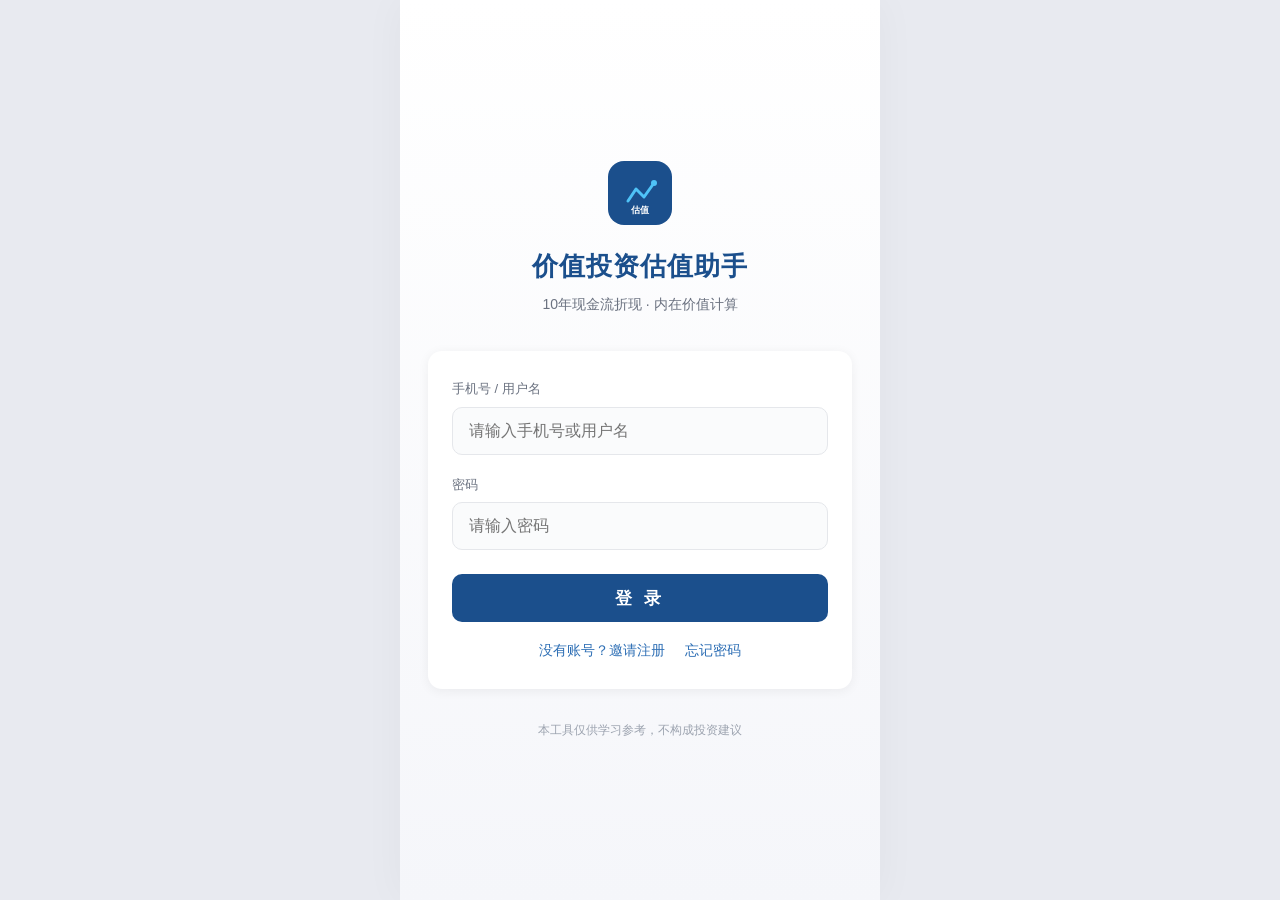
<file: index.html>
<!DOCTYPE html>
<html lang="zh-CN">
<head>
    <meta charset="UTF-8">
    <meta name="viewport" content="width=device-width, initial-scale=1.0, maximum-scale=1.0, user-scalable=no">
    <meta name="apple-mobile-web-app-capable" content="yes">
    <meta name="apple-mobile-web-app-status-bar-style" content="default">
    <title>价值投资估值助手</title>
    <link rel="stylesheet" href="style.css">
</head>
<body>
    <div id="app">

        <!-- ==================== 登录页 ==================== -->
        <div class="screen" id="screen-login">
            <div class="login-container">
                <div class="logo-area">
                    <div class="logo-icon">
                        <svg width="64" height="64" viewBox="0 0 64 64" fill="none">
                            <rect width="64" height="64" rx="16" fill="#1B4F8C"/>
                            <path d="M20 40L28 28L36 36L46 22" stroke="#4FC3F7" stroke-width="3" stroke-linecap="round" stroke-linejoin="round"/>
                            <circle cx="46" cy="22" r="3" fill="#4FC3F7"/>
                            <text x="32" y="52" font-size="9" fill="white" text-anchor="middle" font-family="sans-serif" font-weight="bold">估值</text>
                        </svg>
                    </div>
                    <h1 class="app-title">价值投资估值助手</h1>
                    <p class="app-subtitle">10年现金流折现 · 内在价值计算</p>
                </div>

                <div class="form-card">
                    <div class="input-group">
                        <label class="input-label">手机号 / 用户名</label>
                        <input type="text" id="login-username" class="text-input" placeholder="请输入手机号或用户名" maxlength="20">
                    </div>
                    <div class="input-group">
                        <label class="input-label">密码</label>
                        <input type="password" id="login-password" class="text-input" placeholder="请输入密码" maxlength="20">
                    </div>
                    <button class="btn-primary" onclick="handleLogin()">登 录</button>
                    <div class="link-row">
                        <span class="link-text" onclick="showScreen('register')">没有账号？邀请注册</span>
                        <span class="link-text" onclick="showScreen('forgot')">忘记密码</span>
                    </div>
                </div>

                <p class="disclaimer-mini">本工具仅供学习参考，不构成投资建议</p>
            </div>
        </div>

        <!-- ==================== 注册页 ==================== -->
        <div class="screen hidden" id="screen-register">
            <div class="login-container">
                <div class="logo-area">
                    <div class="logo-icon">
                        <svg width="64" height="64" viewBox="0 0 64 64" fill="none">
                            <rect width="64" height="64" rx="16" fill="#1B4F8C"/>
                            <path d="M32 18V46M18 32H46" stroke="#4FC3F7" stroke-width="3" stroke-linecap="round"/>
                            <circle cx="32" cy="32" r="20" stroke="#4FC3F7" stroke-width="2" fill="none" opacity="0.3"/>
                        </svg>
                    </div>
                    <h1 class="app-title">邀请注册</h1>
                    <p class="app-subtitle">请输入邀请码完成注册</p>
                </div>

                <div class="form-card">
                    <div class="input-group">
                        <label class="input-label">邀请码</label>
                        <input type="text" id="register-invite" class="text-input invite-input" placeholder="请输入6位邀请码" maxlength="6">
                    </div>
                    <div class="input-group">
                        <label class="input-label">手机号 / 用户名</label>
                        <input type="text" id="register-username" class="text-input" placeholder="请设置用户名" maxlength="20">
                    </div>
                    <div class="input-group">
                        <label class="input-label">密码</label>
                        <input type="password" id="register-password" class="text-input" placeholder="请设置密码（6-20位）" maxlength="20">
                    </div>
                    <div class="input-group">
                        <label class="input-label">确认密码</label>
                        <input type="password" id="register-password2" class="text-input" placeholder="请再次输入密码" maxlength="20">
                    </div>
                    <button class="btn-primary" onclick="handleRegister()">注 册</button>
                    <div class="link-row">
                        <span class="link-text" onclick="showScreen('login')">已有账号？返回登录</span>
                    </div>
                </div>

                <div class="invite-hint">
                    <p class="invite-hint-title">如何获取邀请码？</p>
                    <p class="invite-hint-text">本工具为邀请制使用，请联系推荐人获取邀请码。每个邀请码仅可使用一次。</p>
                </div>
            </div>
        </div>

        <!-- ==================== 忘记密码页 ==================== -->
        <div class="screen hidden" id="screen-forgot">
            <div class="login-container">
                <div class="logo-area">
                    <div class="logo-icon">
                        <svg width="64" height="64" viewBox="0 0 64 64" fill="none">
                            <rect width="64" height="64" rx="16" fill="#1B4F8C"/>
                            <path d="M32 18V38M32 38L24 30M32 38L40 30" stroke="#4FC3F7" stroke-width="3" stroke-linecap="round" stroke-linejoin="round"/>
                            <rect x="20" y="42" width="24" height="6" rx="3" fill="#4FC3F7" opacity="0.4"/>
                        </svg>
                    </div>
                    <h1 class="app-title">找回密码</h1>
                    <p class="app-subtitle">通过注册时的邀请码验证身份</p>
                </div>

                <div class="form-card">
                    <div class="input-group">
                        <label class="input-label">用户名</label>
                        <input type="text" id="forgot-username" class="text-input" placeholder="请输入注册时的用户名" maxlength="20">
                    </div>
                    <div class="input-group">
                        <label class="input-label">注册邀请码</label>
                        <input type="text" id="forgot-invite" class="text-input invite-input" placeholder="请输入注册时使用的邀请码" maxlength="10">
                    </div>
                    <div class="input-group">
                        <label class="input-label">新密码</label>
                        <input type="password" id="forgot-password" class="text-input" placeholder="请设置新密码（6-20位）" maxlength="20">
                    </div>
                    <div class="input-group">
                        <label class="input-label">确认新密码</label>
                        <input type="password" id="forgot-password2" class="text-input" placeholder="请再次输入新密码" maxlength="20">
                    </div>
                    <button class="btn-primary" onclick="handleForgotPassword()">重置密码</button>
                    <div class="link-row">
                        <span class="link-text" onclick="showScreen('login')">← 返回登录</span>
                    </div>
                </div>
            </div>
        </div>

        <!-- ==================== 主界面 ==================== -->
        <div class="screen hidden" id="screen-main">
            <!-- 顶部导航 -->
            <div class="nav-bar">
                <div class="nav-title">价值投资估值助手</div>
                <div class="nav-right" onclick="handleLogout()">
                        <svg width="18" height="18" viewBox="0 0 20 20" fill="none">
                            <path d="M13 5L8 10L13 15M8 10H18" stroke="currentColor" stroke-width="1.5" stroke-linecap="round" stroke-linejoin="round" transform="rotate(180 13 10)"/>
                        </svg>
                        <span>退出</span>
                    </div>
            </div>

            <!-- 内容区 -->
            <div class="main-content">

                <!-- ====== 快速查询 ====== -->
                <div class="section">
                    <div class="section-header">
                        <span class="section-icon">🔍</span>
                        <span class="section-title">快速查询</span>
                    </div>
                    <div class="card">
                        <div class="ai-input-row">
                            <input type="text" id="search-input" class="text-input ai-input" placeholder="输入公司名称或股票代码，如：贵州茅台 / 600519" maxlength="30">
                            <button class="btn-ai" id="btn-search" onclick="searchStock()">查询</button>
                        </div>
                        <div class="input-hint" style="margin-top:6px;">自动获取最新股价、总股本、年度净利润，支持A股/港股/美股</div>
                        <div class="input-hint" style="margin-top:2px;color:var(--orange);">⚠️ 请填写公司准确全名或股票代码，不支持模糊搜索</div>
                        <div class="ai-loading hidden" id="search-loading">
                            <div class="ai-loading-dots">
                                <span></span><span></span><span></span>
                            </div>
                            <span class="ai-loading-text">正在获取数据...</span>
                        </div>
                        <div class="ai-error hidden" id="search-error">
                            <div class="ai-error-icon">⚠️</div>
                            <div class="ai-error-msg" id="search-error-msg"></div>
                        </div>
                        <div class="search-result hidden" id="search-result">
                            <div class="search-result-info">
                                <strong id="search-result-name"></strong>
                                <span class="search-result-code" id="search-result-code"></span>
                            </div>
                        </div>
                    </div>
                </div>

                <!-- ====== 生意模式分析 ====== -->
                <div class="section hidden" id="business-model-section">
                    <div class="section-header">
                        <span class="section-icon">📊</span>
                        <span class="section-title">生意模式分析</span>
                    </div>
                    <div class="card" id="business-model-card">
                        <div class="bm-category-row">
                            <span class="bm-badge" id="bm-badge">顶级好生意</span>
                            <span class="bm-description" id="bm-description">自主定价、高毛利、低投入</span>
                        </div>
                        <div class="bm-metrics" id="bm-metrics">
                            <!-- 指标动态生成 -->
                        </div>
                        <div class="bm-reasons" id="bm-reasons">
                            <!-- 理由动态生成 -->
                        </div>
                    </div>
                </div>

                <!-- 参数输入卡片 -->
                <div class="section">
                    <div class="section-header">
                        <span class="section-number">1</span>
                        <span class="section-title">基础参数输入</span>
                    </div>
                    <div class="card">
                        <div class="input-row">
                            <div class="input-row-label">
                                <span class="input-row-name">当前年度净利润</span>
                                <span class="input-row-unit">亿元</span>
                            </div>
                            <input type="number" id="param-profit" class="number-input" value="195.5" step="0.1" min="0" oninput="calculate()">
                        </div>
                        <div class="input-hint">请输入公司最新年度的归母净利润</div>
                    </div>
                    <div class="card">
                        <div class="input-row">
                            <div class="input-row-label">
                                <span class="input-row-name">总股本</span>
                                <span class="input-row-unit">亿股</span>
                            </div>
                            <input type="number" id="param-shares" class="number-input" value="93.78" step="0.01" min="0" oninput="calculate()">
                        </div>
                        <div class="input-hint">请输入公司总股本</div>
                    </div>
                    <div class="card">
                        <div class="input-row">
                            <div class="input-row-label">
                                <span class="input-row-name">当前股价</span>
                                <span class="input-row-unit">元/股</span>
                            </div>
                            <input type="number" id="param-price" class="number-input" value="21.04" step="0.01" min="0" oninput="calculate()">
                        </div>
                        <div class="input-hint">请输入公司当前最新股价</div>
                    </div>
                </div>

                <div class="section">
                    <div class="section-header">
                        <span class="section-number">2</span>
                        <span class="section-title">增长率与折现参数</span>
                    </div>
                    <div class="card">
                        <div class="input-row">
                            <div class="input-row-label">
                                <span class="input-row-name">未来10年净利润复合增长率</span>
                            </div>
                            <div class="slider-group">
                                <input type="range" id="param-growth" class="slider" min="0" max="30" step="1" value="15" oninput="updateSliderDisplay(this, 'param-growth-display'); calculate()">
                                <span class="slider-value" id="param-growth-display">15%</span>
                            </div>
                        </div>
                        <div class="input-hint">段永平建议：保守预估，不超过15%</div>
                    </div>
                    <div class="card">
                        <div class="input-row">
                            <div class="input-row-label">
                                <span class="input-row-name">10年后永续净利润增长率</span>
                            </div>
                            <div class="slider-group">
                                <input type="range" id="param-perpetual" class="slider" min="0" max="8" step="0.5" value="3" oninput="updateSliderDisplay(this, 'param-perpetual-display'); calculate()">
                                <span class="slider-value" id="param-perpetual-display">3%</span>
                            </div>
                        </div>
                        <div class="input-hint">段永平建议：不超过长期GDP增速，通常3%-5%</div>
                    </div>
                    <div class="card">
                        <div class="input-row">
                            <div class="input-row-label">
                                <span class="input-row-name">无风险折现率</span>
                            </div>
                            <div class="slider-group">
                                <input type="range" id="param-riskfree" class="slider" min="1" max="8" step="0.5" value="5" oninput="updateSliderDisplay(this, 'param-riskfree-display'); calculate()">
                                <span class="slider-value" id="param-riskfree-display">5%</span>
                            </div>
                        </div>
                        <div class="input-hint">通常取10年期国债收益率，段永平常用5%</div>
                    </div>
                    <div class="card">
                        <div class="input-row">
                            <div class="input-row-label">
                                <span class="input-row-name">风险溢价</span>
                            </div>
                            <div class="slider-group">
                                <input type="range" id="param-riskpremium" class="slider" min="0" max="10" step="0.5" value="5" oninput="updateSliderDisplay(this, 'param-riskpremium-display'); calculate()">
                                <span class="slider-value" id="param-riskpremium-display">5%</span>
                            </div>
                        </div>
                        <div class="input-hint">段永平常用5%，合计折现率10%</div>
                    </div>
                    <div class="card">
                        <div class="input-row">
                            <div class="input-row-label">
                                <span class="input-row-name">安全边际折扣</span>
                            </div>
                            <div class="slider-group">
                                <input type="range" id="param-margin" class="slider" min="50" max="90" step="5" value="70" oninput="updateSliderDisplay(this, 'param-margin-display'); calculate()">
                                <span class="slider-value" id="param-margin-display">70%</span>
                            </div>
                        </div>
                        <div class="input-hint">段永平建议：至少7折，优质公司可放宽至8折</div>
                    </div>
                </div>

                <!-- 合计折现率显示 -->
                <div class="discount-display">
                    <span class="discount-label">合计折现率</span>
                    <span class="discount-value" id="discount-rate">10.0%</span>
                </div>

                <!-- 估值结果卡片 -->
                <div class="section">
                    <div class="section-header">
                        <span class="section-number">3</span>
                        <span class="section-title">估值结果</span>
                    </div>

                    <div class="result-card primary-result">
                        <div class="result-label">每股内在价值</div>
                        <div class="result-value" id="result-intrinsic-value">¥74.68</div>
                        <div class="result-sub">
                            <span>安全边际买入价</span>
                            <span class="result-sub-value" id="result-safe-price">¥52.28</span>
                        </div>
                    </div>

                    <div class="result-row">
                        <div class="result-card-mini">
                            <div class="mini-label">当前股价</div>
                            <div class="mini-value" id="result-current-price">¥21.04</div>
                        </div>
                        <div class="result-card-mini">
                            <div class="mini-label">溢价率</div>
                            <div class="mini-value" id="result-premium">-71.8%</div>
                        </div>
                    </div>

                    <div class="result-card evaluation-card" id="evaluation-card">
                        <div class="eval-row">
                            <span class="eval-icon" id="eval-icon">●</span>
                            <span class="eval-label" id="eval-label">估值偏低，有安全边际</span>
                        </div>
                        <div class="eval-divider"></div>
                        <div class="eval-row">
                            <span class="eval-icon" id="eval-icon2">●</span>
                            <span class="eval-label" id="eval-action">非常适合，已进入安全边际区间</span>
                        </div>
                        <div class="eval-divider"></div>
                        <div class="eval-advice" id="eval-advice">建议：可分批买入，长期持有，享受公司成长收益</div>
                    </div>

                    <!-- 估值区间表 -->
                    <div class="result-card price-zone-card" id="price-zone-card">
                        <div class="price-zone-title">价格区间参考</div>
                        <div class="price-zone-table">
                            <div class="price-zone-header">
                                <span class="col-range">股价区间（元）</span>
                                <span class="col-judge">估值判定</span>
                                <span class="col-action">实操思路</span>
                            </div>
                            <div id="price-zone-rows"></div>
                        </div>
                    </div>
                </div>

                <!-- 10年现金流详情 -->
                <div class="section">
                    <div class="section-header">
                        <span class="section-number">4</span>
                        <span class="section-title">10年现金流折现详情</span>
                        <span class="toggle-detail" id="toggle-detail" onclick="toggleDetail()">展开</span>
                    </div>
                    <div class="detail-table hidden" id="detail-table">
                        <div class="table-header">
                            <span class="col-year">年份</span>
                            <span class="col-profit">净利润(亿)</span>
                            <span class="col-factor">折现系数</span>
                            <span class="col-pv">现值(亿)</span>
                        </div>
                        <div id="detail-rows"></div>
                        <div class="table-footer">
                            <span class="col-year">10年现值合计</span>
                            <span class="col-profit"></span>
                            <span class="col-factor"></span>
                            <span class="col-pv" id="detail-total">2516.86</span>
                        </div>
                        <div class="table-footer perpetual-row">
                            <span class="col-year">永续价值现值</span>
                            <span class="col-profit"></span>
                            <span class="col-factor"></span>
                            <span class="col-pv" id="detail-perpetual">4486.81</span>
                        </div>
                    </div>
                </div>

                <!-- 免责声明 -->
                <div class="disclaimer-section">
                    <div class="disclaimer-title">免责声明</div>
                    <p class="disclaimer-text">
                        本工具仅为股票内在价值计算的辅助工具，基于段永平的价值投资理论设计，不构成任何投资建议。股票投资具有高风险，用户使用本工具做出的任何投资决策均由用户自行承担全部风险和责任。
                    </p>
                </div>

                <div style="height: 30px;"></div>
            </div>
        </div>

        <!-- ==================== Toast提示 ==================== -->
        <div class="toast hidden" id="toast"></div>

    </div>

    <script src="supabase.min.js?v=4"></script>
    <script src="app.js?v=12"></script>
</body>
</html>
</file>
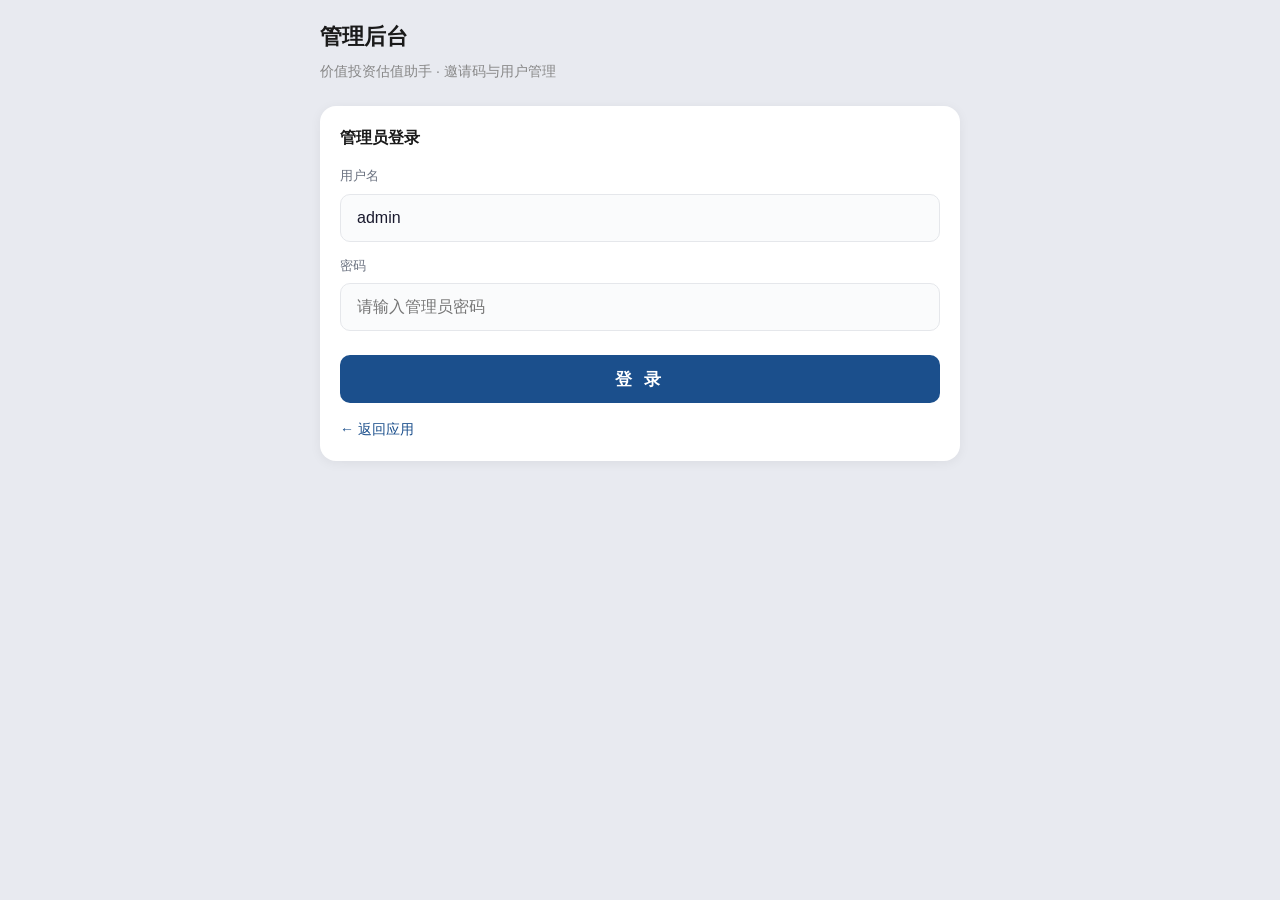
<file: admin.html>
<!DOCTYPE html>
<html lang="zh-CN">
<head>
    <meta charset="UTF-8">
    <meta name="viewport" content="width=device-width, initial-scale=1.0, maximum-scale=1.0, user-scalable=no">
    <title>管理后台 - 价值投资估值助手</title>
    <link rel="stylesheet" href="style.css">
    <style>
        .admin-container {
            max-width: 680px;
            margin: 0 auto;
            padding: 20px;
        }
        .admin-title {
            font-size: 22px;
            font-weight: 700;
            color: #1a1a1a;
            margin-bottom: 8px;
        }
        .admin-subtitle {
            font-size: 14px;
            color: #888;
            margin-bottom: 24px;
        }
        .admin-card {
            background: #fff;
            border-radius: 16px;
            padding: 20px;
            margin-bottom: 16px;
            box-shadow: 0 2px 12px rgba(0,0,0,0.06);
        }
        .admin-card-title {
            font-size: 16px;
            font-weight: 600;
            color: #1a1a1a;
            margin-bottom: 16px;
            display: flex;
            align-items: center;
            justify-content: space-between;
        }
        .admin-input-group {
            display: flex;
            gap: 10px;
            margin-bottom: 16px;
        }
        .admin-input {
            flex: 1;
            padding: 12px 16px;
            border: 1px solid #e5e5e5;
            border-radius: 10px;
            font-size: 15px;
            outline: none;
        }
        .admin-input:focus {
            border-color: #1B4F8C;
        }
        .admin-btn {
            padding: 12px 20px;
            background: #1B4F8C;
            color: #fff;
            border: none;
            border-radius: 10px;
            font-size: 15px;
            font-weight: 500;
            cursor: pointer;
            white-space: nowrap;
        }
        .admin-btn:active {
            opacity: 0.9;
        }
        .admin-btn-danger {
            background: #dc3545;
            padding: 6px 12px;
            font-size: 13px;
            border-radius: 6px;
        }
        .admin-table {
            width: 100%;
            border-collapse: collapse;
            font-size: 14px;
        }
        .admin-table th {
            text-align: left;
            padding: 10px 8px;
            color: #666;
            font-weight: 500;
            border-bottom: 1px solid #eee;
        }
        .admin-table td {
            padding: 12px 8px;
            border-bottom: 1px solid #f5f5f5;
            color: #333;
        }
        .status-badge {
            display: inline-block;
            padding: 4px 10px;
            border-radius: 20px;
            font-size: 12px;
            font-weight: 500;
        }
        .status-used {
            background: #ffebee;
            color: #c62828;
        }
        .status-unused {
            background: #e8f5e9;
            color: #2e7d32;
        }
        .empty-state {
            text-align: center;
            padding: 40px 20px;
            color: #999;
            font-size: 14px;
        }
        .admin-link {
            display: inline-block;
            margin-top: 16px;
            color: #1B4F8C;
            text-decoration: none;
            font-size: 14px;
        }
        .logout-bar {
            display: flex;
            justify-content: space-between;
            align-items: center;
            margin-bottom: 20px;
        }
        .logout-bar button {
            background: #f5f5f5;
            color: #666;
            border: none;
            padding: 10px 16px;
            border-radius: 8px;
            font-size: 14px;
            cursor: pointer;
        }
    </style>
</head>
<body>
    <div class="admin-container">
        <div id="admin-login">
            <div class="admin-title">管理后台</div>
            <div class="admin-subtitle">价值投资估值助手 · 邀请码与用户管理</div>

            <div class="admin-card">
                <div class="admin-card-title">管理员登录</div>
                <div class="input-group" style="margin-bottom: 14px;">
                    <label class="input-label">用户名</label>
                    <input type="text" id="admin-username" class="text-input" placeholder="admin" value="admin">
                </div>
                <div class="input-group" style="margin-bottom: 20px;">
                    <label class="input-label">密码</label>
                    <input type="password" id="admin-password" class="text-input" placeholder="请输入管理员密码">
                </div>
                <button class="btn-primary" onclick="adminLogin()" style="width: 100%;">登 录</button>
                <a href="index.html" class="admin-link">← 返回应用</a>
            </div>
        </div>

        <div id="admin-panel" class="hidden">
            <div class="logout-bar">
                <div>
                    <div class="admin-title">管理后台</div>
                    <div class="admin-subtitle">已登录：<span id="admin-name">admin</span></div>
                </div>
                <button onclick="adminLogout()">退出</button>
            </div>

            <div class="admin-card">
                <div class="admin-card-title">修改管理员密码</div>
                <div class="input-group" style="margin-bottom: 12px;">
                    <label class="input-label">原密码</label>
                    <input type="password" id="admin-old-password" class="text-input" placeholder="请输入当前密码">
                </div>
                <div class="input-group" style="margin-bottom: 12px;">
                    <label class="input-label">新密码</label>
                    <input type="password" id="admin-new-password" class="text-input" placeholder="请输入新密码">
                </div>
                <div class="input-group" style="margin-bottom: 20px;">
                    <label class="input-label">确认新密码</label>
                    <input type="password" id="admin-new-password2" class="text-input" placeholder="请再次输入新密码">
                </div>
                <button class="btn-primary" onclick="changeAdminPassword()" style="width: 100%;">保存新密码</button>
            </div>

            <div class="admin-card">
                <div class="admin-card-title">
                    邀请码管理
                    <span id="invite-count" style="font-size: 13px; color: #888; font-weight: 400;"></span>
                </div>
                <div class="admin-input-group">
                    <input type="text" id="new-invite-code" class="admin-input" placeholder="输入新邀请码（如 VALUE2）" maxlength="10">
                    <button class="admin-btn" onclick="createInviteCode()">新增</button>
                </div>
                <div id="invite-list">
                    <div class="empty-state">加载中...</div>
                </div>
            </div>

            <div class="admin-card">
                <div class="admin-card-title">
                    注册用户
                    <span id="user-count" style="font-size: 13px; color: #888; font-weight: 400;"></span>
                </div>
                <div id="user-list">
                    <div class="empty-state">加载中...</div>
                </div>
            </div>
        </div>
    </div>

    <div class="toast hidden" id="toast"></div>

    <script src="supabase.min.js" onerror="console.warn('supabase.min.js 加载失败，将使用 fetch 备用')"></script>
    <script>
        const SUPABASE_URL = 'https://sgdcztoirqpuitjwdrzl.supabase.co';
        const SUPABASE_ANON_KEY = 'eyJhbGciOiJIUzI1NiIsInR5cCI6IkpXVCJ9.eyJpc3MiOiJzdXBhYmFzZSIsInJlZiI6InNnZGN6dG9pcnFwdWl0andkcnpsIiwicm9sZSI6ImFub24iLCJpYXQiOjE3ODM1NTk4MzAsImV4cCI6MjA5OTEzNTgzMH0.8Ju0fe3iFGkP80Wqqx3QNhQWujQ8xr-Ai1LJHo2JYQM';

        var supabase = null;
        var supabaseReady = false;
        var ADMIN_KEY = 'valuation_admin_session';

        // 轻量级 Supabase RPC 备用：直接用 fetch，不依赖外部库
        function createRpcClient() {
            return {
                rpc: function(functionName, params) {
                    return fetch(SUPABASE_URL + '/rest/v1/rpc/' + functionName, {
                        method: 'POST',
                        headers: {
                            'apikey': SUPABASE_ANON_KEY,
                            'Authorization': 'Bearer ' + SUPABASE_ANON_KEY,
                            'Content-Type': 'application/json',
                            'Accept': 'application/json'
                        },
                        body: JSON.stringify(params || {})
                    }).then(function(response) {
                        return response.text().then(function(text) {
                            var data = null;
                            if (text) {
                                try { data = JSON.parse(text); } catch (e) { data = text; }
                            }
                            if (!response.ok) {
                                var message = (data && data.message) ? data.message : ('请求失败 ' + response.status);
                                return { data: null, error: { message: message } };
                            }
                            return { data: data, error: null };
                        });
                    }).catch(function(err) {
                        return { data: null, error: { message: err.message || '网络错误' } };
                    });
                }
            };
        }

        // ====== SHA-256 ======
        async function sha256(text) {
            if (!text) return '';
            if (!window.crypto || !window.crypto.subtle) {
                throw new Error('浏览器不支持安全加密，请使用 HTTPS 或更新浏览器');
            }
            var encoder = new TextEncoder();
            var data = encoder.encode(text);
            var hashBuffer = await crypto.subtle.digest('SHA-256', data);
            var hashArray = Array.from(new Uint8Array(hashBuffer));
            return hashArray.map(function(b) {
                var h = b.toString(16);
                return h.length === 1 ? '0' + h : h;
            }).join('');
        }

        // ====== Toast ======
        function showToast(message, duration) {
            duration = duration || 2000;
            var toast = document.getElementById('toast');
            toast.textContent = message;
            toast.classList.remove('hidden');
            setTimeout(function() {
                toast.classList.add('hidden');
            }, duration);
        }

        // ====== 显示/隐藏屏幕 ======
        function showScreen(id) {
            document.getElementById('admin-login').classList.add('hidden');
            document.getElementById('admin-panel').classList.add('hidden');
            document.getElementById(id).classList.remove('hidden');
        }

        // ====== 管理员登录 ======
        async function adminLogin() {
            if (!supabaseReady || !supabase) {
                showToast('系统初始化中，请稍后再试');
                return;
            }
            var username = document.getElementById('admin-username').value.trim();
            var password = document.getElementById('admin-password').value.trim();
            if (!username || !password) {
                showToast('请输入用户名和密码');
                return;
            }
            showToast('登录中...', 10000);
            try {
                var passwordHash = await sha256(password);
                var result = await supabase.rpc('admin_login', {
                    p_username: username,
                    p_password_hash: passwordHash
                });
                if (result.error) throw result.error;
                if (result.data === true) {
                    localStorage.setItem(ADMIN_KEY, JSON.stringify({
                        username: username,
                        passwordHash: passwordHash
                    }));
                    document.getElementById('admin-name').textContent = username;
                    showScreen('admin-panel');
                    loadData();
                } else {
                    showToast('用户名或密码错误');
                }
            } catch (err) {
                console.error('Login error:', err);
                showToast('登录失败：' + (err.message || '网络错误'));
            }
        }

        function adminLogout() {
            localStorage.removeItem(ADMIN_KEY);
            showScreen('admin-login');
            document.getElementById('admin-password').value = '';
        }

        // ====== 修改管理员密码 ======
        async function changeAdminPassword() {
            if (!supabaseReady || !supabase) {
                showToast('系统初始化中，请稍后再试');
                return;
            }
            var oldPwd = document.getElementById('admin-old-password').value.trim();
            var newPwd = document.getElementById('admin-new-password').value.trim();
            var newPwd2 = document.getElementById('admin-new-password2').value.trim();
            if (!oldPwd || !newPwd || !newPwd2) {
                showToast('请填写完整密码信息');
                return;
            }
            if (newPwd !== newPwd2) {
                showToast('两次输入的新密码不一致');
                return;
            }
            if (newPwd.length < 6) {
                showToast('新密码至少6位');
                return;
            }
            showToast('保存中...', 10000);
            try {
                var oldHash = await sha256(oldPwd);
                var newHash = await sha256(newPwd);
                var result = await supabase.rpc('change_admin_password', {
                    p_old_password_hash: oldHash,
                    p_new_password_hash: newHash
                });
                if (result.error) throw result.error;
                if (result.data === true) {
                    showToast('密码修改成功，请重新登录');
                    // 更新本地会话
                    var session = localStorage.getItem(ADMIN_KEY);
                    if (session) {
                        var parsed = JSON.parse(session);
                        parsed.passwordHash = newHash;
                        localStorage.setItem(ADMIN_KEY, JSON.stringify(parsed));
                    }
                    // 清空输入框
                    document.getElementById('admin-old-password').value = '';
                    document.getElementById('admin-new-password').value = '';
                    document.getElementById('admin-new-password2').value = '';
                    setTimeout(adminLogout, 1500);
                } else {
                    showToast('原密码错误');
                }
            } catch (err) {
                console.error('Change password error:', err);
                showToast('修改失败：' + (err.message || '网络错误'));
            }
        }

        // ====== 加载数据 ======
        async function loadData() {
            await loadInviteCodes();
            await loadUsers();
        }

        async function loadInviteCodes() {
            try {
                var result = await supabase.rpc('get_invite_codes');
                if (result.error) throw result.error;
                var data = result.data;
                var container = document.getElementById('invite-list');
                if (!data || data.length === 0) {
                    container.innerHTML = '<div class="empty-state">暂无邀请码</div>';
                    document.getElementById('invite-count').textContent = '共 0 个';
                    return;
                }
                var usedCount = data.filter(function(c) { return c.is_used; }).length;
                document.getElementById('invite-count').textContent = '共 ' + data.length + ' 个，已用 ' + usedCount + ' 个';
                var html = '<table class="admin-table"><thead><tr>';
                html += '<th>邀请码</th><th>状态</th><th>使用者</th><th>使用时间</th><th>操作</th>';
                html += '</tr></thead><tbody>';
                for (var i = 0; i < data.length; i++) {
                    var c = data[i];
                    html += '<tr>';
                    html += '<td><strong>' + c.code + '</strong></td>';
                    html += '<td><span class="status-badge ' + (c.is_used ? 'status-used' : 'status-unused') + '">' + (c.is_used ? '已使用' : '未使用') + '</span></td>';
                    html += '<td>' + (c.used_by || '-') + '</td>';
                    html += '<td>' + (c.used_at ? new Date(c.used_at).toLocaleString('zh-CN') : '-') + '</td>';
                    html += '<td><button class="admin-btn admin-btn-danger" onclick="deleteInviteCode(\'' + c.code + '\')">删除</button></td>';
                    html += '</tr>';
                }
                html += '</tbody></table>';
                container.innerHTML = html;
            } catch (err) {
                console.error(err);
                document.getElementById('invite-list').innerHTML = '<div class="empty-state">加载失败：' + err.message + '</div>';
            }
        }

        async function loadUsers() {
            try {
                var result = await supabase.rpc('get_users');
                if (result.error) throw result.error;
                var data = result.data;
                var container = document.getElementById('user-list');
                if (!data || data.length === 0) {
                    container.innerHTML = '<div class="empty-state">暂无注册用户</div>';
                    document.getElementById('user-count').textContent = '共 0 人';
                    return;
                }
                document.getElementById('user-count').textContent = '共 ' + data.length + ' 人';
                var html = '<table class="admin-table"><thead><tr>';
                html += '<th>用户名</th><th>邀请码</th><th>注册时间</th><th>密码</th><th>操作</th>';
                html += '</tr></thead><tbody>';
                for (var i = 0; i < data.length; i++) {
                    var u = data[i];
                    var pwdDisplay = u.password_hash ? u.password_hash.substring(0, 8) + '...' : '-';
                    html += '<tr>';
                    html += '<td>' + u.username + '</td>';
                    html += '<td>' + u.invite_code + '</td>';
                    html += '<td>' + (u.created_at ? new Date(u.created_at).toLocaleString('zh-CN') : '-') + '</td>';
                    html += '<td><span style="font-size:12px;color:#999;font-family:monospace;" title="SHA-256加密存储，不可逆">' + pwdDisplay + '</span></td>';
                    html += '<td><button class="admin-btn admin-btn-danger" onclick="resetUserPassword(\'' + u.username + '\')">重置密码</button></td>';
                    html += '</tr>';
                }
                html += '</tbody></table>';
                container.innerHTML = html;
            } catch (err) {
                console.error(err);
                document.getElementById('user-list').innerHTML = '<div class="empty-state">加载失败：' + err.message + '</div>';
            }
        }

        async function resetUserPassword(username) {
            var newPwd = prompt('为用户「' + username + '」设置新密码（至少6位）：');
            if (!newPwd) return;
            if (newPwd.length < 6) {
                showToast('新密码至少6位');
                return;
            }
            showToast('重置中...', 10000);
            try {
                var newHash = await sha256(newPwd);
                var result = await supabase.rpc('admin_reset_user_password', {
                    p_username: username,
                    p_new_password_hash: newHash
                });
                if (result.error) throw result.error;
                if (result.data === true) {
                    showToast('密码已重置，请将新密码告知用户');
                } else {
                    showToast('用户不存在');
                }
            } catch (err) {
                console.error('Reset password error:', err);
                showToast('重置失败：' + (err.message || '网络错误'));
            }
        }

        async function createInviteCode() {
            var input = document.getElementById('new-invite-code');
            var code = input.value.trim();
            if (!code) { showToast('请输入邀请码'); return; }
            if (code.length < 4) { showToast('邀请码至少4位'); return; }
            try {
                var result = await supabase.rpc('create_invite_code', { p_code: code });
                if (result.error) throw result.error;
                if (result.data === true) {
                    showToast('邀请码创建成功');
                    input.value = '';
                    await loadInviteCodes();
                } else {
                    showToast('邀请码已存在');
                }
            } catch (err) {
                console.error(err);
                showToast('创建失败：' + (err.message || '网络错误'));
            }
        }

        async function deleteInviteCode(code) {
            if (!confirm('确定要删除邀请码 ' + code + ' 吗？')) return;
            try {
                var result = await supabase.rpc('delete_invite_code', { p_code: code });
                if (result.error) throw result.error;
                showToast('删除成功');
                await loadInviteCodes();
            } catch (err) {
                console.error(err);
                showToast('删除失败：' + (err.message || '网络错误'));
            }
        }

        // ====== 统一初始化（仅一个 DOMContentLoaded） ======
        document.addEventListener('DOMContentLoaded', function() {
            console.log('Admin: DOM ready, initializing...');

            // 1) 初始化 Supabase（优先用本地库，失败则使用 fetch 备用）
            if (window.supabase && window.supabase.createClient) {
                try {
                    supabase = window.supabase.createClient(SUPABASE_URL, SUPABASE_ANON_KEY);
                    supabaseReady = true;
                    console.log('Admin: using local supabase.min.js');
                } catch (e) {
                    console.warn('Admin: local supabase init failed, using fetch fallback', e);
                    supabase = createRpcClient();
                    supabaseReady = true;
                }
            } else {
                console.warn('Admin: supabase.min.js not loaded, using fetch fallback');
                supabase = createRpcClient();
                supabaseReady = true;
            }

            // 2) 绑定 Enter 键
            var pwdInput = document.getElementById('admin-password');
            if (pwdInput) {
                pwdInput.addEventListener('keypress', function(e) {
                    if (e.key === 'Enter') adminLogin();
                });
            }
            var codeInput = document.getElementById('new-invite-code');
            if (codeInput) {
                codeInput.addEventListener('keypress', function(e) {
                    if (e.key === 'Enter') createInviteCode();
                });
            }
            var confirmPwdInput = document.getElementById('admin-new-password2');
            if (confirmPwdInput) {
                confirmPwdInput.addEventListener('keypress', function(e) {
                    if (e.key === 'Enter') changeAdminPassword();
                });
            }

            // 3) 尝试自动登录
            var session = localStorage.getItem(ADMIN_KEY);
            if (session) {
                try {
                    var parsed = JSON.parse(session);
                    if (parsed && parsed.username && parsed.passwordHash) {
                        console.log('Admin: trying auto-login...');
                        supabase.rpc('admin_login', {
                            p_username: parsed.username,
                            p_password_hash: parsed.passwordHash
                        }).then(function(result) {
                            if (result.error) throw result.error;
                            if (result.data === true) {
                                console.log('Admin: auto-login success');
                                document.getElementById('admin-name').textContent = parsed.username;
                                showScreen('admin-panel');
                                loadData();
                            } else {
                                localStorage.removeItem(ADMIN_KEY);
                                showScreen('admin-login');
                            }
                        }).catch(function(e) {
                            console.warn('Admin: auto-login failed', e);
                            localStorage.removeItem(ADMIN_KEY);
                            showScreen('admin-login');
                        });
                    } else {
                        showScreen('admin-login');
                    }
                } catch (e) {
                    localStorage.removeItem(ADMIN_KEY);
                    showScreen('admin-login');
                }
            } else {
                showScreen('admin-login');
            }

            console.log('Admin: init complete, ready for login');
        });
    </script>
</body>
</html>
</file>
<file: style.css>
/* ==================== 基础重置 ==================== */
* {
    margin: 0;
    padding: 0;
    box-sizing: border-box;
    -webkit-tap-highlight-color: transparent;
}

:root {
    --primary: #1B4F8C;
    --primary-light: #2E6FB5;
    --primary-bg: #E8F0FA;
    --accent: #4FC3F7;
    --red: #E53935;
    --red-light: #FFEBEE;
    --green: #43A047;
    --green-light: #E8F5E9;
    --orange: #FB8C00;
    --orange-light: #FFF3E0;
    --text-main: #1A1A2E;
    --text-secondary: #6B7280;
    --text-hint: #9CA3AF;
    --bg: #F5F6FA;
    --card-bg: #FFFFFF;
    --border: #E5E7EB;
    --shadow: 0 2px 12px rgba(0, 0, 0, 0.06);
    --shadow-lg: 0 8px 30px rgba(27, 79, 140, 0.12);
    --radius: 14px;
    --radius-sm: 10px;
}

html, body {
    font-family: -apple-system, BlinkMacSystemFont, "Segoe UI", "PingFang SC", "Hiragino Sans GB", "Microsoft YaHei", sans-serif;
    background: var(--bg);
    color: var(--text-main);
    font-size: 15px;
    line-height: 1.5;
    -webkit-font-smoothing: antialiased;
    height: 100%;
}

#app {
    max-width: 480px;
    margin: 0 auto;
    min-height: 100vh;
    position: relative;
    background: var(--bg);
    box-shadow: 0 0 40px rgba(0, 0, 0, 0.04);
}

/* ==================== 屏幕切换 ==================== */
.screen {
    min-height: 100vh;
    animation: fadeIn 0.3s ease;
}

.hidden {
    display: none !important;
}

@keyframes fadeIn {
    from { opacity: 0; transform: translateY(8px); }
    to { opacity: 1; transform: translateY(0); }
}

@keyframes slideUp {
    from { opacity: 0; transform: translateY(20px); }
    to { opacity: 1; transform: translateY(0); }
}

/* ==================== 登录/注册页 ==================== */
.login-container {
    min-height: 100vh;
    display: flex;
    flex-direction: column;
    align-items: center;
    justify-content: center;
    padding: 40px 28px;
    background: linear-gradient(180deg, #FFFFFF 0%, #F5F6FA 100%);
}

.logo-area {
    text-align: center;
    margin-bottom: 36px;
    animation: slideUp 0.5s ease;
}

.logo-icon {
    margin-bottom: 16px;
}

.app-title {
    font-size: 26px;
    font-weight: 700;
    color: var(--primary);
    letter-spacing: 1px;
    margin-bottom: 8px;
}

.app-subtitle {
    font-size: 14px;
    color: var(--text-secondary);
}

.form-card {
    width: 100%;
    background: var(--card-bg);
    border-radius: var(--radius);
    padding: 28px 24px;
    box-shadow: var(--shadow);
    animation: slideUp 0.5s ease 0.1s both;
}

.input-group {
    margin-bottom: 20px;
}

.input-label {
    display: block;
    font-size: 13px;
    color: var(--text-secondary);
    margin-bottom: 8px;
    font-weight: 500;
}

.text-input {
    width: 100%;
    height: 48px;
    border: 1.5px solid var(--border);
    border-radius: var(--radius-sm);
    padding: 0 16px;
    font-size: 16px;
    color: var(--text-main);
    background: #FAFBFC;
    transition: all 0.2s;
    outline: none;
}

.text-input:focus {
    border-color: var(--primary-light);
    background: #fff;
    box-shadow: 0 0 0 3px var(--primary-bg);
}

.invite-input {
    letter-spacing: 6px;
    text-transform: uppercase;
    text-align: center;
    font-weight: 600;
    font-size: 20px;
}

.btn-primary {
    width: 100%;
    height: 48px;
    background: var(--primary);
    color: #fff;
    border: none;
    border-radius: var(--radius-sm);
    font-size: 17px;
    font-weight: 600;
    letter-spacing: 4px;
    cursor: pointer;
    transition: all 0.2s;
    margin-top: 4px;
}

.btn-primary:active {
    transform: scale(0.98);
    background: var(--primary-light);
}

.link-row {
    display: flex;
    justify-content: center;
    align-items: center;
    gap: 20px;
    margin-top: 18px;
}

.link-text {
    font-size: 14px;
    color: var(--primary-light);
    cursor: pointer;
    transition: opacity 0.2s;
}

.link-text:active {
    opacity: 0.6;
}

.disclaimer-mini {
    margin-top: 32px;
    font-size: 12px;
    color: var(--text-hint);
    text-align: center;
}

.invite-hint {
    margin-top: 28px;
    padding: 16px;
    background: var(--primary-bg);
    border-radius: var(--radius-sm);
    text-align: center;
}

.invite-hint-title {
    font-size: 13px;
    font-weight: 600;
    color: var(--primary);
    margin-bottom: 6px;
}

.invite-hint-text {
    font-size: 12px;
    color: var(--text-secondary);
    line-height: 1.6;
}

/* ==================== 主界面导航 ==================== */
.nav-bar {
    position: sticky;
    top: 0;
    z-index: 100;
    display: flex;
    align-items: center;
    justify-content: space-between;
    padding: 0 20px;
    height: 52px;
    background: var(--primary);
    color: #fff;
}

.nav-title {
    font-size: 17px;
    font-weight: 600;
}

.nav-right {
    display: flex;
    align-items: center;
    gap: 4px;
    font-size: 13px;
    cursor: pointer;
    opacity: 0.85;
    transition: opacity 0.2s;
}

.nav-right:active {
    opacity: 1;
}

/* ==================== 主内容区 ==================== */
.main-content {
    padding: 16px;
}

/* ==================== 分区 ==================== */
.section {
    margin-bottom: 20px;
}

.section-header {
    display: flex;
    align-items: center;
    gap: 8px;
    margin-bottom: 12px;
    padding: 0 4px;
}

.section-number {
    width: 24px;
    height: 24px;
    border-radius: 50%;
    background: var(--primary);
    color: #fff;
    font-size: 13px;
    font-weight: 600;
    display: flex;
    align-items: center;
    justify-content: center;
    flex-shrink: 0;
}

.section-title {
    font-size: 16px;
    font-weight: 600;
    color: var(--text-main);
}

.toggle-detail {
    margin-left: auto;
    font-size: 13px;
    color: var(--primary-light);
    cursor: pointer;
    padding: 4px 8px;
}

/* ==================== 卡片 ==================== */
.card {
    background: var(--card-bg);
    border-radius: var(--radius);
    padding: 16px;
    margin-bottom: 10px;
    box-shadow: var(--shadow);
}

.input-row {
    display: flex;
    align-items: center;
    justify-content: space-between;
    gap: 12px;
}

.input-row-label {
    display: flex;
    flex-direction: column;
    gap: 2px;
    flex-shrink: 0;
}

.input-row-name {
    font-size: 15px;
    color: var(--text-main);
    font-weight: 500;
}

.input-row-unit {
    font-size: 12px;
    color: var(--text-hint);
}

.number-input {
    width: 110px;
    height: 40px;
    border: 1.5px solid var(--border);
    border-radius: 8px;
    padding: 0 12px;
    font-size: 18px;
    font-weight: 600;
    color: var(--primary);
    text-align: right;
    background: #FAFBFC;
    outline: none;
    transition: all 0.2s;
    -moz-appearance: textfield;
}

.number-input::-webkit-outer-spin-button,
.number-input::-webkit-inner-spin-button {
    -webkit-appearance: none;
}

.number-input:focus {
    border-color: var(--primary-light);
    background: #fff;
    box-shadow: 0 0 0 3px var(--primary-bg);
}

.input-hint {
    font-size: 12px;
    color: var(--text-hint);
    margin-top: 8px;
    line-height: 1.4;
}

/* ==================== 滑块 ==================== */
.slider-group {
    display: flex;
    align-items: center;
    gap: 12px;
    flex-shrink: 0;
}

.slider {
    width: 120px;
    height: 6px;
    -webkit-appearance: none;
    appearance: none;
    background: var(--border);
    border-radius: 3px;
    outline: none;
}

.slider::-webkit-slider-thumb {
    -webkit-appearance: none;
    appearance: none;
    width: 20px;
    height: 20px;
    border-radius: 50%;
    background: var(--primary);
    cursor: pointer;
    border: 3px solid #fff;
    box-shadow: 0 1px 4px rgba(27, 79, 140, 0.3);
    transition: transform 0.15s;
}

.slider::-webkit-slider-thumb:active {
    transform: scale(1.2);
}

.slider::-moz-range-thumb {
    width: 20px;
    height: 20px;
    border-radius: 50%;
    background: var(--primary);
    cursor: pointer;
    border: 3px solid #fff;
    box-shadow: 0 1px 4px rgba(27, 79, 140, 0.3);
}

.slider-value {
    min-width: 42px;
    text-align: right;
    font-size: 16px;
    font-weight: 700;
    color: var(--primary);
}

/* ==================== 合计折现率 ==================== */
.discount-display {
    display: flex;
    align-items: center;
    justify-content: space-between;
    background: var(--primary-bg);
    border-radius: var(--radius);
    padding: 14px 20px;
    margin-bottom: 20px;
}

.discount-label {
    font-size: 14px;
    color: var(--primary);
    font-weight: 500;
}

.discount-value {
    font-size: 22px;
    font-weight: 700;
    color: var(--primary);
}

/* ==================== 估值结果 ==================== */
.primary-result {
    background: linear-gradient(135deg, var(--primary) 0%, var(--primary-light) 100%);
    color: #fff;
    text-align: center;
    padding: 28px 20px;
    border-radius: var(--radius);
    box-shadow: var(--shadow-lg);
    margin-bottom: 10px;
}

.result-label {
    font-size: 14px;
    opacity: 0.85;
    margin-bottom: 8px;
}

.result-value {
    font-size: 40px;
    font-weight: 700;
    letter-spacing: 1px;
    margin-bottom: 16px;
}

.result-sub {
    display: flex;
    align-items: center;
    justify-content: center;
    gap: 10px;
    font-size: 14px;
    opacity: 0.9;
}

.result-sub-value {
    font-weight: 600;
    font-size: 16px;
}

.result-row {
    display: flex;
    gap: 10px;
    margin-bottom: 10px;
}

.result-card-mini {
    flex: 1;
    background: var(--card-bg);
    border-radius: var(--radius-sm);
    padding: 14px;
    text-align: center;
    box-shadow: var(--shadow);
}

.mini-label {
    font-size: 12px;
    color: var(--text-secondary);
    margin-bottom: 6px;
}

.mini-value {
    font-size: 20px;
    font-weight: 700;
    color: var(--text-main);
}

/* ==================== 评价卡片 ==================== */
.evaluation-card {
    padding: 18px 16px;
}

.eval-row {
    display: flex;
    align-items: center;
    gap: 10px;
}

.eval-icon {
    font-size: 10px;
    flex-shrink: 0;
}

.eval-label {
    font-size: 15px;
    font-weight: 600;
}

.eval-divider {
    height: 1px;
    background: var(--border);
    margin: 12px 0;
}

.eval-advice {
    font-size: 14px;
    color: var(--text-secondary);
    line-height: 1.6;
    padding: 12px 14px;
    border-radius: 8px;
    background: var(--bg);
    margin-top: 4px;
}

/* 评价颜色 */
.eval-low { color: var(--red); }
.eval-low .eval-advice { background: var(--red-light); color: var(--red); }
.eval-reasonable { color: var(--orange); }
.eval-reasonable .eval-advice { background: var(--orange-light); color: var(--orange); }
.eval-high { color: var(--green); }
.eval-high .eval-advice { background: var(--green-light); color: var(--green); }

/* ==================== 价格区间表 ==================== */
.price-zone-card {
    padding: 16px;
    margin-top: 14px;
}

.price-zone-title {
    font-size: 15px;
    font-weight: 600;
    color: var(--text-main);
    margin-bottom: 12px;
}

.price-zone-table {
    border: 1px solid var(--border);
    border-radius: var(--radius-sm);
    overflow: hidden;
    font-size: 13px;
}

.price-zone-header {
    display: flex;
    padding: 10px 12px;
    background: var(--primary-bg);
    color: var(--primary);
    font-weight: 600;
    font-size: 12px;
}

.price-zone-row {
    display: flex;
    padding: 12px;
    border-bottom: 1px solid var(--border);
    background: var(--card-bg);
    align-items: center;
}

.price-zone-row:last-child {
    border-bottom: none;
}

.price-zone-row.current-row {
    background: #FFF8E1;
    border-left: 3px solid var(--orange);
}

.col-range {
    width: 90px;
    flex-shrink: 0;
    font-weight: 600;
    color: var(--text-main);
}

.col-judge {
    width: 100px;
    flex-shrink: 0;
    padding: 0 8px;
    font-weight: 600;
}

.col-action {
    flex: 1;
    color: var(--text-secondary);
    line-height: 1.5;
}

.price-zone-row .col-range .current-tag {
    display: inline-block;
    margin-left: 4px;
    padding: 1px 5px;
    background: var(--orange);
    color: #fff;
    border-radius: 4px;
    font-size: 10px;
    font-weight: 600;
    vertical-align: middle;
}

/* 区间颜色 */
.zone-kill-bottom .col-judge { color: var(--red); }
.zone-undervalued .col-judge { color: var(--primary-light); }
.zone-fair .col-judge { color: var(--orange); }
.zone-overvalued .col-judge { color: var(--green); }

/* ==================== 详情表格 ==================== */
.detail-table {
    background: var(--card-bg);
    border-radius: var(--radius);
    padding: 4px 0;
    box-shadow: var(--shadow);
    overflow: hidden;
    animation: slideUp 0.3s ease;
}

.table-header {
    display: flex;
    padding: 12px 16px;
    background: var(--primary-bg);
    font-size: 12px;
    font-weight: 600;
    color: var(--primary);
}

.table-header span, .table-footer span {
    text-align: right;
}

.col-year { flex: 1; text-align: left !important; }
.col-profit { width: 90px; }
.col-factor { width: 80px; }
.col-pv { width: 90px; }

#detail-rows .detail-row {
    display: flex;
    padding: 10px 16px;
    font-size: 13px;
    border-bottom: 1px solid var(--border);
    color: var(--text-main);
}

#detail-rows .detail-row:last-child {
    border-bottom: none;
}

.table-footer {
    display: flex;
    padding: 12px 16px;
    font-size: 13px;
    font-weight: 600;
    color: var(--primary);
    background: var(--primary-bg);
    border-top: 1.5px solid var(--primary-light);
}

.perpetual-row {
    background: #FFF8E1;
    color: var(--orange);
    border-top: none;
}

/* ==================== 免责声明 ==================== */
.disclaimer-section {
    padding: 16px;
    background: var(--card-bg);
    border-radius: var(--radius);
    margin-bottom: 10px;
    box-shadow: var(--shadow);
}

.disclaimer-title {
    font-size: 13px;
    font-weight: 600;
    color: var(--text-secondary);
    margin-bottom: 8px;
}

.disclaimer-text {
    font-size: 12px;
    color: var(--text-hint);
    line-height: 1.7;
}

/* ==================== Toast ==================== */
.toast {
    position: fixed;
    top: 50%;
    left: 50%;
    transform: translate(-50%, -50%);
    background: rgba(0, 0, 0, 0.8);
    color: #fff;
    padding: 14px 28px;
    border-radius: 10px;
    font-size: 14px;
    z-index: 9999;
    max-width: 280px;
    text-align: center;
    line-height: 1.5;
    animation: toastIn 0.25s ease;
}

@keyframes toastIn {
    from { opacity: 0; transform: translate(-50%, -40%); }
    to { opacity: 1; transform: translate(-50%, -50%); }
}

/* ==================== 响应式 ==================== */
@media (min-width: 481px) {
    body {
        background: #E8EAF0;
    }
}

@media (max-width: 480px) {
    .input-row {
        flex-direction: column;
        align-items: stretch;
        gap: 10px;
    }
    .input-row-label {
        flex-shrink: 0;
    }
    .slider-group {
        width: 100%;
        gap: 10px;
    }
    .slider {
        flex: 1;
        width: auto;
        min-width: 0;
    }
    .slider-value {
        min-width: 42px;
        font-size: 15px;
    }
}

@media (max-width: 360px) {
    .slider { width: auto; }
    .slider-value { font-size: 14px; min-width: 36px; }
    .number-input { width: 90px; font-size: 16px; }
    .result-value { font-size: 34px; }
}

/* ==================== 导航操作区 ==================== */
.nav-actions {
    display: flex;
    align-items: center;
    gap: 12px;
}

.nav-icon {
    cursor: pointer;
    opacity: 0.9;
    transition: opacity 0.2s, background 0.2s;
    display: flex;
    align-items: center;
    justify-content: center;
    width: 36px;
    height: 36px;
    border-radius: 50%;
    background: rgba(255, 255, 255, 0.12);
}

.nav-icon:hover, .nav-icon:active {
    opacity: 1;
    background: rgba(255, 255, 255, 0.22);
}

.nav-right {
    display: flex;
    align-items: center;
    gap: 4px;
    font-size: 13px;
    cursor: pointer;
    opacity: 0.85;
    transition: opacity 0.2s;
}

.nav-right:active {
    opacity: 1;
}

/* ==================== AI 分析区块 ==================== */
.section-icon {
    font-size: 18px;
}

.badge {
    font-size: 11px;
    padding: 2px 8px;
    border-radius: 10px;
    font-weight: 600;
    letter-spacing: 0.5px;
}
.badge-ai {
    background: #E8F0FA;
    color: var(--primary);
}

.ai-card {
    padding: 16px;
}

.ai-input-row {
    display: flex;
    gap: 10px;
    align-items: center;
}

.ai-input {
    flex: 1;
    min-width: 0;
}

.btn-ai {
    height: 48px;
    padding: 0 20px;
    background: linear-gradient(135deg, #6C5CE7, #A29BFE);
    color: #fff;
    border: none;
    border-radius: var(--radius-sm);
    font-size: 15px;
    font-weight: 600;
    cursor: pointer;
    white-space: nowrap;
    transition: all 0.2s;
    flex-shrink: 0;
}

.btn-ai:active {
    transform: scale(0.97);
    opacity: 0.9;
}

.btn-ai:disabled {
    opacity: 0.6;
    cursor: not-allowed;
}

/* AI 加载动画 */
.ai-loading {
    display: flex;
    flex-direction: column;
    align-items: center;
    padding: 32px 16px;
    gap: 16px;
}

.ai-loading-dots {
    display: flex;
    gap: 8px;
}

.ai-loading-dots span {
    width: 10px;
    height: 10px;
    border-radius: 50%;
    background: var(--primary-light);
    animation: aiDot 1.4s infinite ease-in-out both;
}

.ai-loading-dots span:nth-child(1) { animation-delay: -0.32s; }
.ai-loading-dots span:nth-child(2) { animation-delay: -0.16s; }
.ai-loading-dots span:nth-child(3) { animation-delay: 0s; }

@keyframes aiDot {
    0%, 80%, 100% { transform: scale(0); opacity: 0.3; }
    40% { transform: scale(1); opacity: 1; }
}

.ai-loading-text {
    font-size: 13px;
    color: var(--text-hint);
}

/* AI 结果卡片 */
.ai-result {
    margin-top: 16px;
    border-top: 1px solid var(--border);
    padding-top: 16px;
    animation: fadeIn 0.4s ease;
}

.ai-result-header {
    display: flex;
    align-items: center;
    justify-content: space-between;
    margin-bottom: 16px;
}

.ai-company-name {
    font-size: 18px;
    font-weight: 700;
    color: var(--primary);
}

.ai-model-tag {
    font-size: 11px;
    padding: 3px 10px;
    background: linear-gradient(135deg, #6C5CE7, #A29BFE);
    color: #fff;
    border-radius: 10px;
    font-weight: 600;
    letter-spacing: 0.5px;
}

.ai-result-body {
    font-size: 14px;
    line-height: 1.8;
    color: var(--text-main);
    word-break: break-word;
}

/* AI 内容排版 */
.ai-h2 {
    font-size: 16px;
    font-weight: 700;
    color: var(--primary);
    margin: 20px 0 10px;
    padding-bottom: 8px;
    border-bottom: 2px solid var(--primary-bg);
}

.ai-h3 {
    font-size: 15px;
    font-weight: 600;
    color: var(--text-main);
    margin: 16px 0 8px;
}

.ai-p {
    margin-bottom: 8px;
    text-indent: 0;
}

.ai-ul, .ai-ol {
    margin: 8px 0 12px;
    padding-left: 20px;
}

.ai-ul li, .ai-ol li {
    margin-bottom: 6px;
    line-height: 1.7;
}

.ai-code {
    background: var(--bg);
    padding: 2px 6px;
    border-radius: 4px;
    font-size: 13px;
    color: var(--red);
    font-family: "SF Mono", "Menlo", "Consolas", monospace;
}

.ai-emoji {
    font-size: 16px;
}

.ai-result-footer {
    margin-top: 20px;
    padding-top: 14px;
    border-top: 1px solid var(--border);
    display: flex;
    align-items: center;
    justify-content: space-between;
    gap: 12px;
    flex-wrap: wrap;
}

.ai-disclaimer {
    font-size: 12px;
    color: var(--text-hint);
    flex: 1;
    min-width: 0;
}

.btn-text {
    background: none;
    border: none;
    color: var(--primary-light);
    font-size: 13px;
    cursor: pointer;
    padding: 4px 8px;
    white-space: nowrap;
}

.btn-text:active {
    opacity: 0.7;
}

/* AI 错误状态 */
.ai-error {
    margin-top: 16px;
    padding: 16px;
    background: #FFF3E0;
    border-radius: var(--radius-sm);
    display: flex;
    align-items: flex-start;
    gap: 10px;
    animation: fadeIn 0.3s ease;
}

.ai-error-icon {
    font-size: 20px;
    flex-shrink: 0;
    margin-top: 1px;
}

.ai-error-msg {
    font-size: 13px;
    color: var(--orange);
    line-height: 1.6;
}

/* ==================== 快速查询结果 ==================== */
.search-result {
    margin-top: 12px;
    padding: 12px 16px;
    background: var(--green-light);
    border-radius: var(--radius-sm);
    border-left: 3px solid var(--green);
}

.search-result-info {
    display: flex;
    align-items: center;
    gap: 8px;
    font-size: 15px;
    color: var(--text-main);
}

.search-result-code {
    font-size: 12px;
    color: var(--text-hint);
    padding: 2px 8px;
    background: #fff;
    border-radius: 10px;
}

/* ==================== 生意模式分析卡片 ==================== */
.bm-category-row {
    display: flex;
    align-items: center;
    gap: 10px;
    margin-bottom: 14px;
    flex-wrap: wrap;
}

.bm-badge {
    font-size: 16px;
    font-weight: 700;
    padding: 6px 16px;
    border-radius: 20px;
    color: #fff;
    letter-spacing: 1px;
}

.bm-badge.bm-top {
    background: linear-gradient(135deg, #43A047, #66BB6A);
    box-shadow: 0 2px 8px rgba(67, 160, 71, 0.3);
}

.bm-badge.bm-mid {
    background: linear-gradient(135deg, #FB8C00, #FFA726);
    box-shadow: 0 2px 8px rgba(251, 140, 0, 0.3);
}

.bm-badge.bm-hard {
    background: linear-gradient(135deg, #E53935, #EF5350);
    box-shadow: 0 2px 8px rgba(229, 57, 53, 0.3);
}

.bm-description {
    font-size: 13px;
    color: var(--text-secondary);
}

.bm-metrics {
    display: flex;
    flex-wrap: wrap;
    gap: 8px;
    margin-bottom: 14px;
}

.bm-metric {
    flex: 1 1 calc(33.333% - 8px);
    min-width: 70px;
    text-align: center;
    padding: 10px 6px;
    border-radius: var(--radius-sm);
    background: var(--bg);
}

.bm-metric-label {
    font-size: 11px;
    color: var(--text-hint);
    margin-bottom: 4px;
}

.bm-metric-value {
    font-size: 17px;
    font-weight: 700;
    color: var(--primary);
}

.bm-metric-value.good { color: var(--green); }
.bm-metric-value.mid { color: var(--orange); }
.bm-metric-value.bad { color: var(--red); }

.bm-reasons {
    padding-top: 4px;
}

.bm-reason {
    display: flex;
    align-items: flex-start;
    gap: 8px;
    font-size: 13px;
    color: var(--text-secondary);
    line-height: 1.6;
    margin-bottom: 6px;
}

.bm-reason-icon {
    flex-shrink: 0;
    margin-top: 1px;
}

.bm-reason-icon.good { color: var(--green); }
.bm-reason-icon.bad { color: var(--red); }
.bm-reason-icon.negative { color: var(--red); }
.bm-reason-icon.warning { color: var(--orange); }
.bm-reason-icon.info { color: var(--text-hint); }

/* ==================== 设置弹窗 ==================== */
.modal-overlay {
    position: fixed;
    top: 0;
    left: 0;
    right: 0;
    bottom: 0;
    background: rgba(0, 0, 0, 0.5);
    z-index: 1000;
    display: flex;
    align-items: center;
    justify-content: center;
    padding: 20px;
    animation: fadeIn 0.2s ease;
}

.modal-card {
    background: #fff;
    border-radius: var(--radius);
    width: 100%;
    max-width: 400px;
    max-height: 90vh;
    overflow-y: auto;
    box-shadow: 0 20px 60px rgba(0, 0, 0, 0.2);
    animation: slideUp 0.3s ease;
}

.modal-header {
    display: flex;
    align-items: center;
    justify-content: space-between;
    padding: 20px 20px 0;
}

.modal-title {
    font-size: 18px;
    font-weight: 700;
    color: var(--text-main);
}

.modal-close {
    font-size: 24px;
    color: var(--text-hint);
    cursor: pointer;
    width: 32px;
    height: 32px;
    display: flex;
    align-items: center;
    justify-content: center;
    border-radius: 50%;
    transition: background 0.2s;
}

.modal-close:hover {
    background: var(--bg);
}

.modal-body {
    padding: 20px;
}

.select-input {
    -webkit-appearance: none;
    appearance: none;
    background-image: url("data:image/svg+xml,%3Csvg xmlns='http://www.w3.org/2000/svg' width='12' height='12' viewBox='0 0 12 12'%3E%3Cpath d='M6 8L1 3h10z' fill='%239CA3AF'/%3E%3C/svg%3E");
    background-repeat: no-repeat;
    background-position: right 14px center;
    padding-right: 36px;
    cursor: pointer;
}

.modal-status {
    margin-top: 12px;
    text-align: center;
    font-size: 13px;
    padding: 8px;
    border-radius: 6px;
}

.modal-status-success {
    background: var(--green-light);
    color: var(--green);
}

.modal-status-error {
    background: var(--red-light);
    color: var(--red);
}

/* 云端模式提示 */
.ai-mode-info {
    display: flex;
    align-items: flex-start;
    gap: 12px;
    padding: 14px 16px;
    background: linear-gradient(135deg, #E8F0FA, #F0F4FF);
    border-radius: var(--radius-sm);
    border: 1px solid #D0DFF0;
    margin-bottom: 4px;
}

.ai-mode-icon {
    font-size: 24px;
    flex-shrink: 0;
    margin-top: 2px;
}

.ai-mode-text strong {
    font-size: 14px;
    color: var(--primary);
    display: block;
    margin-bottom: 4px;
}

.ai-mode-text p {
    font-size: 12px;
    color: var(--text-secondary);
    line-height: 1.6;
    margin: 0;
}

.modal-divider {
    text-align: center;
    margin: 20px 0 14px;
    position: relative;
}

.modal-divider::before {
    content: '';
    position: absolute;
    top: 50%;
    left: 0;
    right: 0;
    height: 1px;
    background: var(--border);
}

.modal-divider span {
    position: relative;
    background: #fff;
    padding: 0 12px;
    font-size: 12px;
    color: var(--text-hint);
}

/* ==================== 覆盖原 nav-right 样式 ==================== */
.nav-bar .nav-right {
    display: flex;
    align-items: center;
    gap: 4px;
    font-size: 13px;
    cursor: pointer;
    opacity: 0.85;
    transition: opacity 0.2s;
}

.nav-bar .nav-right:active {
    opacity: 1;
}
</file>
